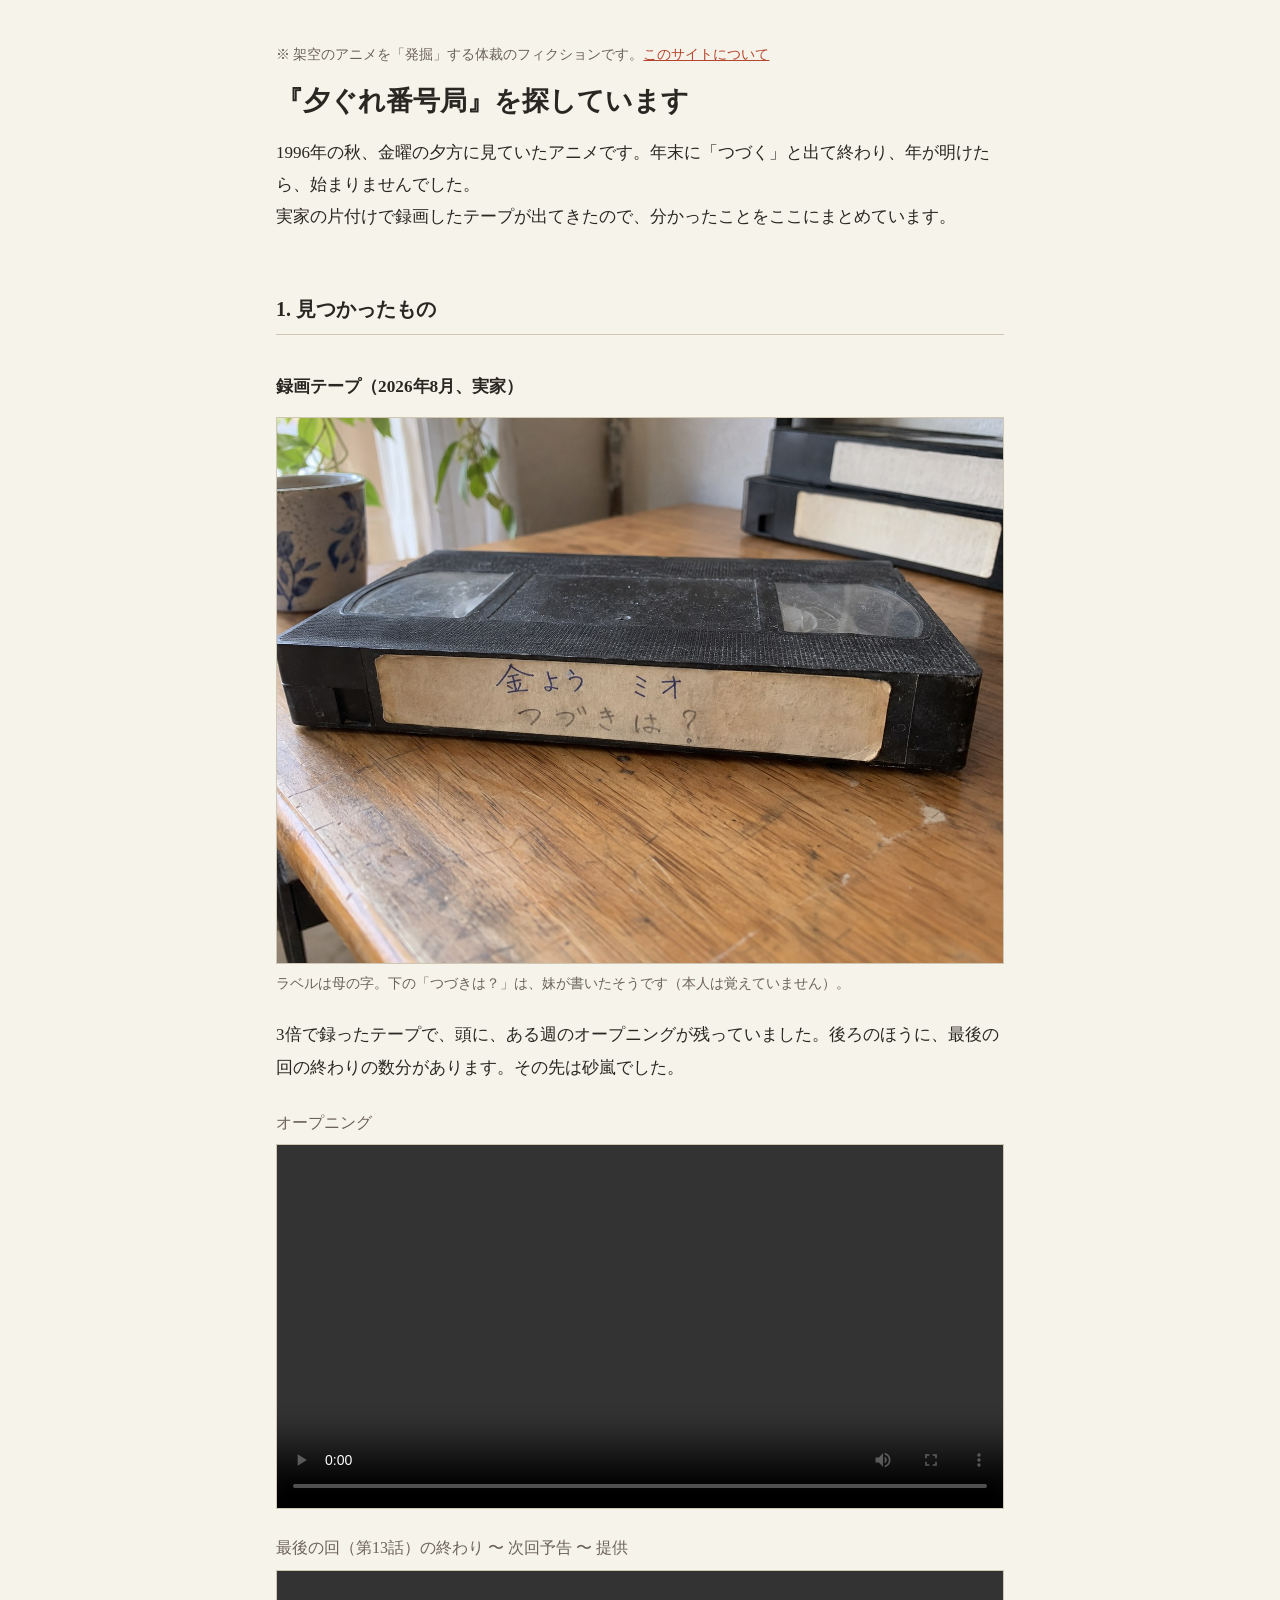
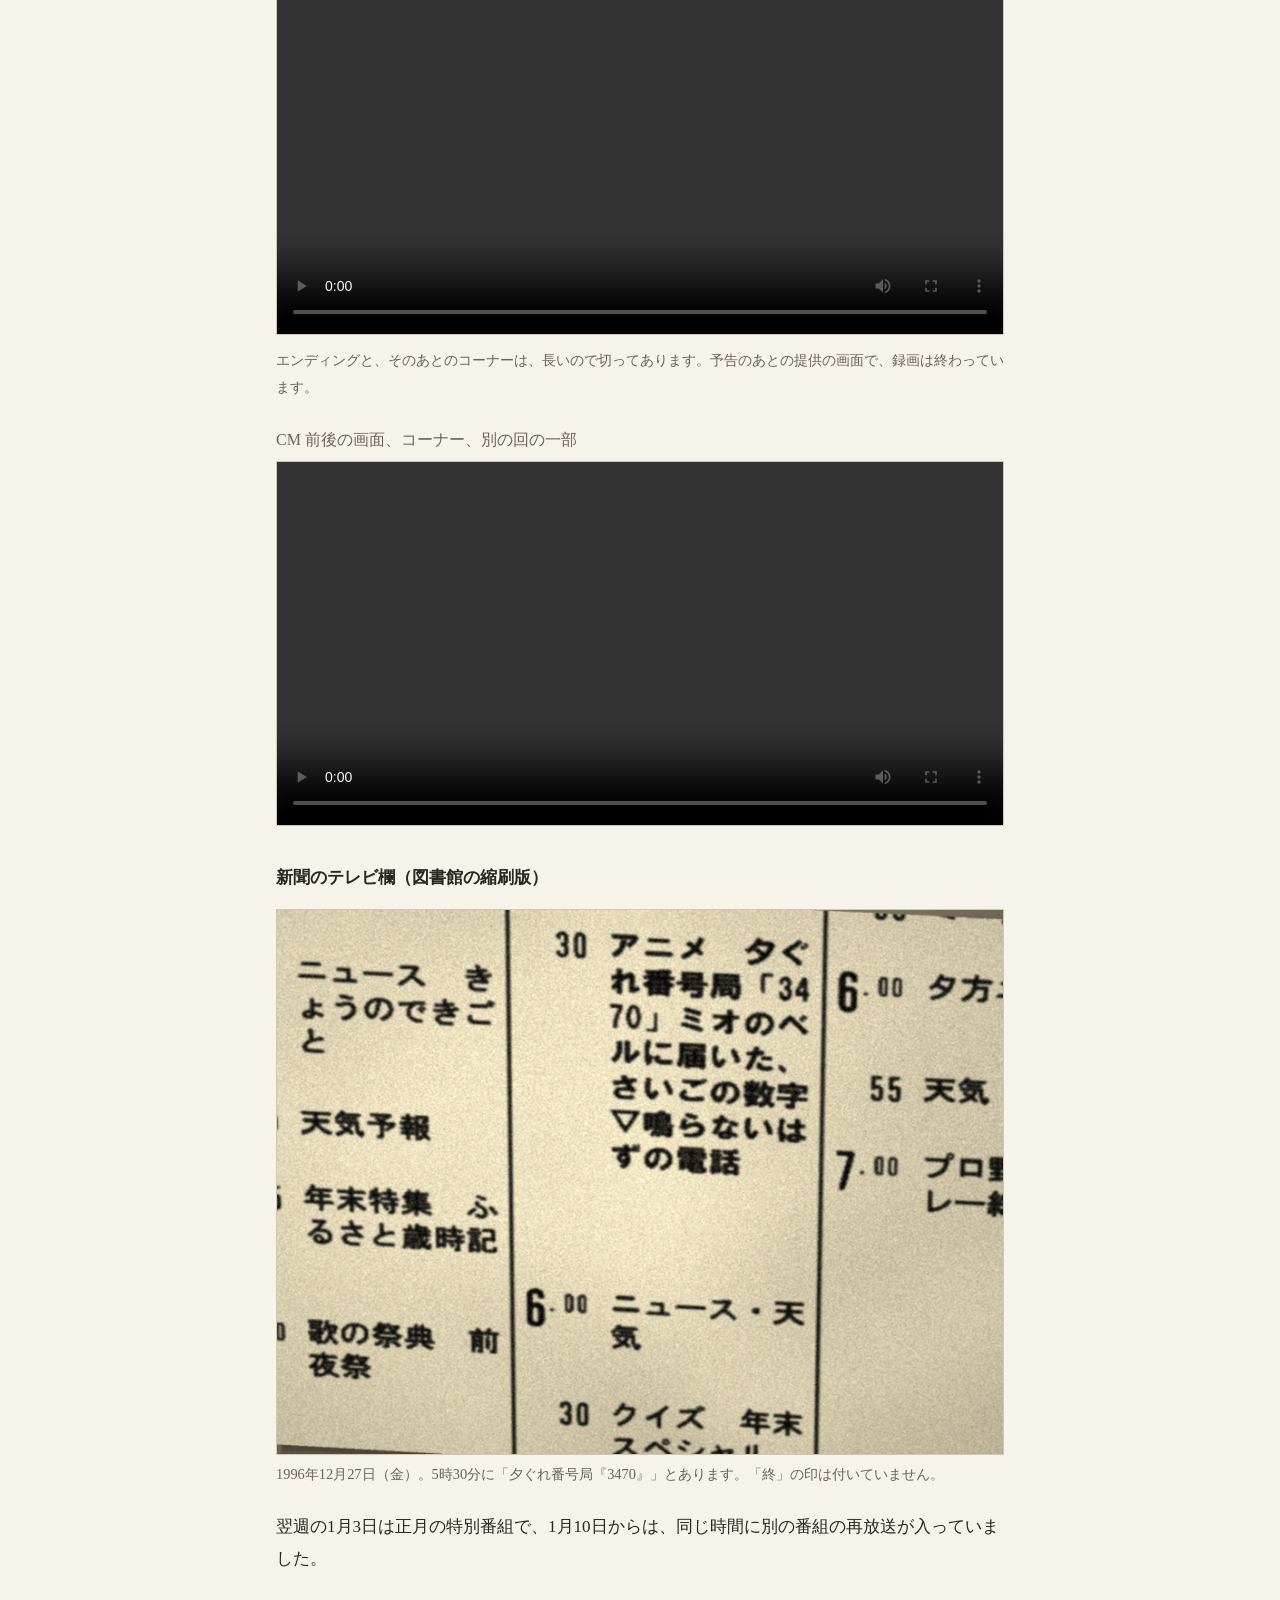
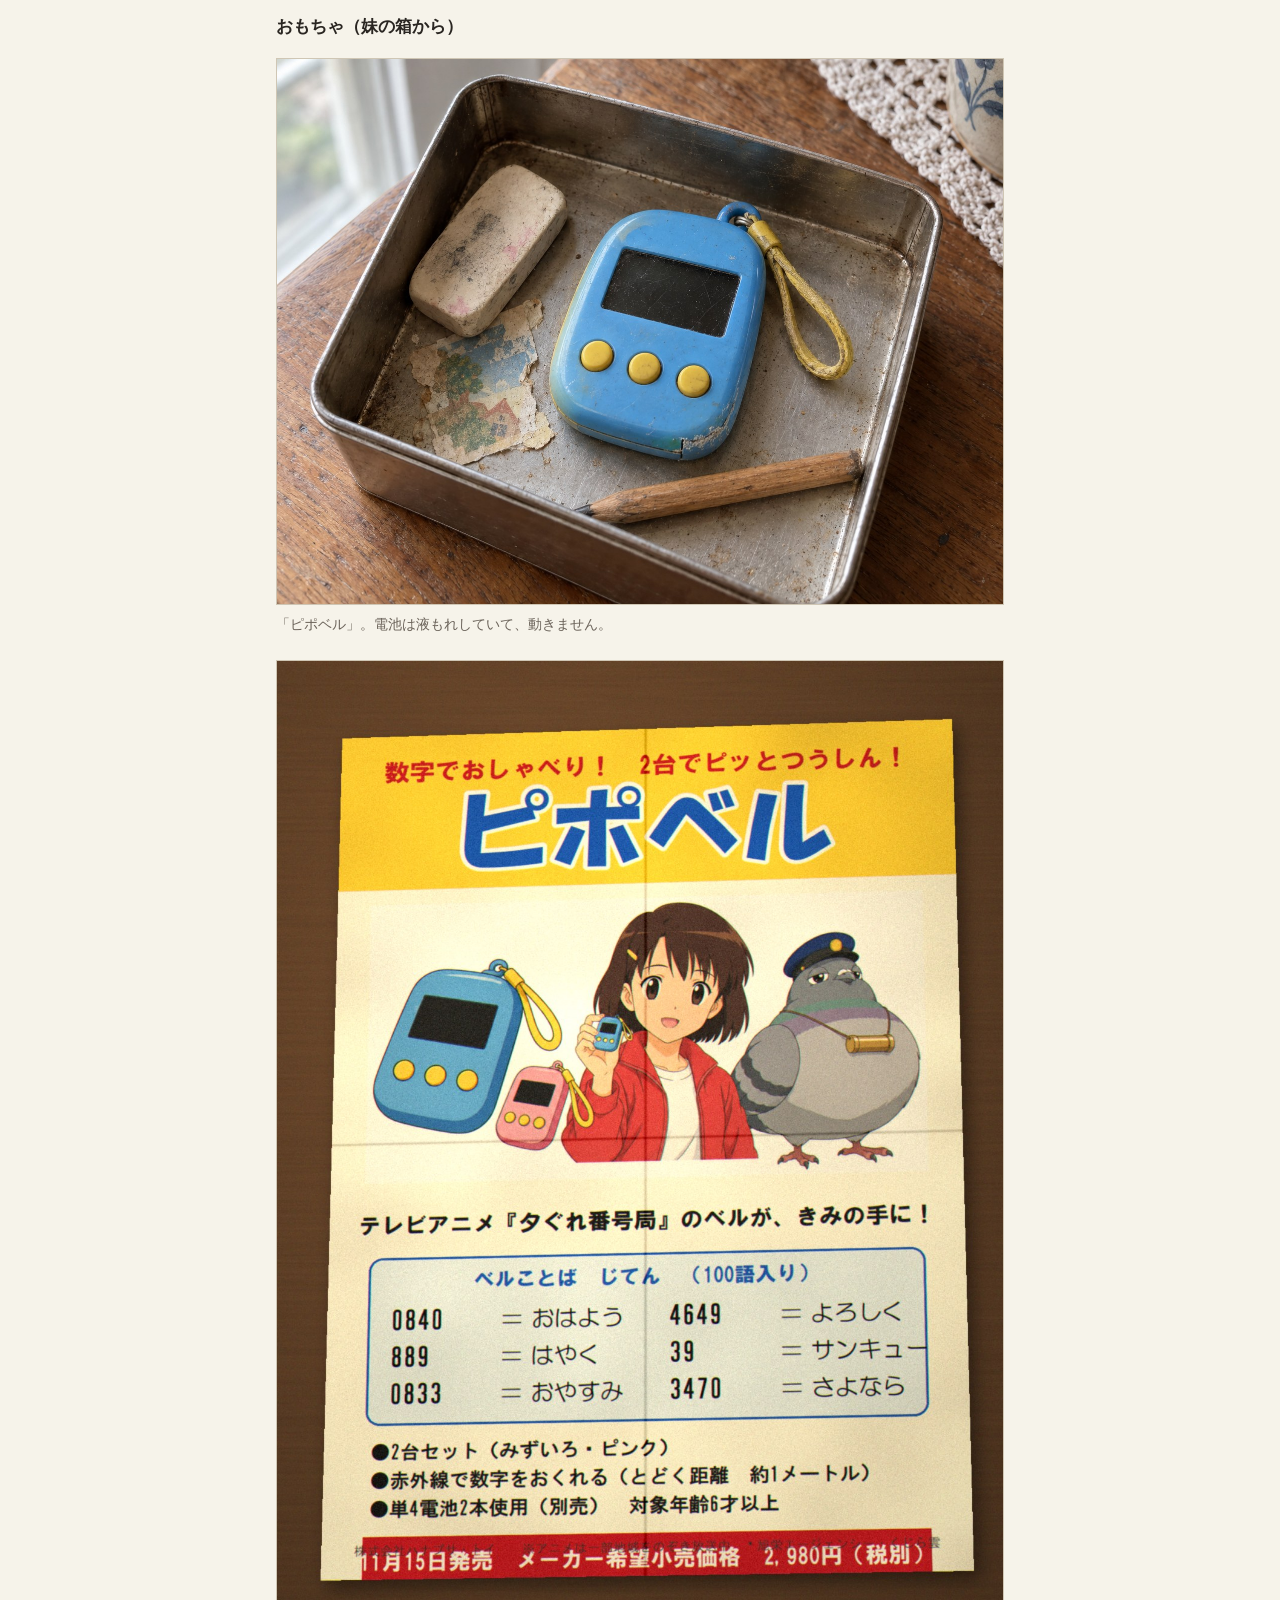
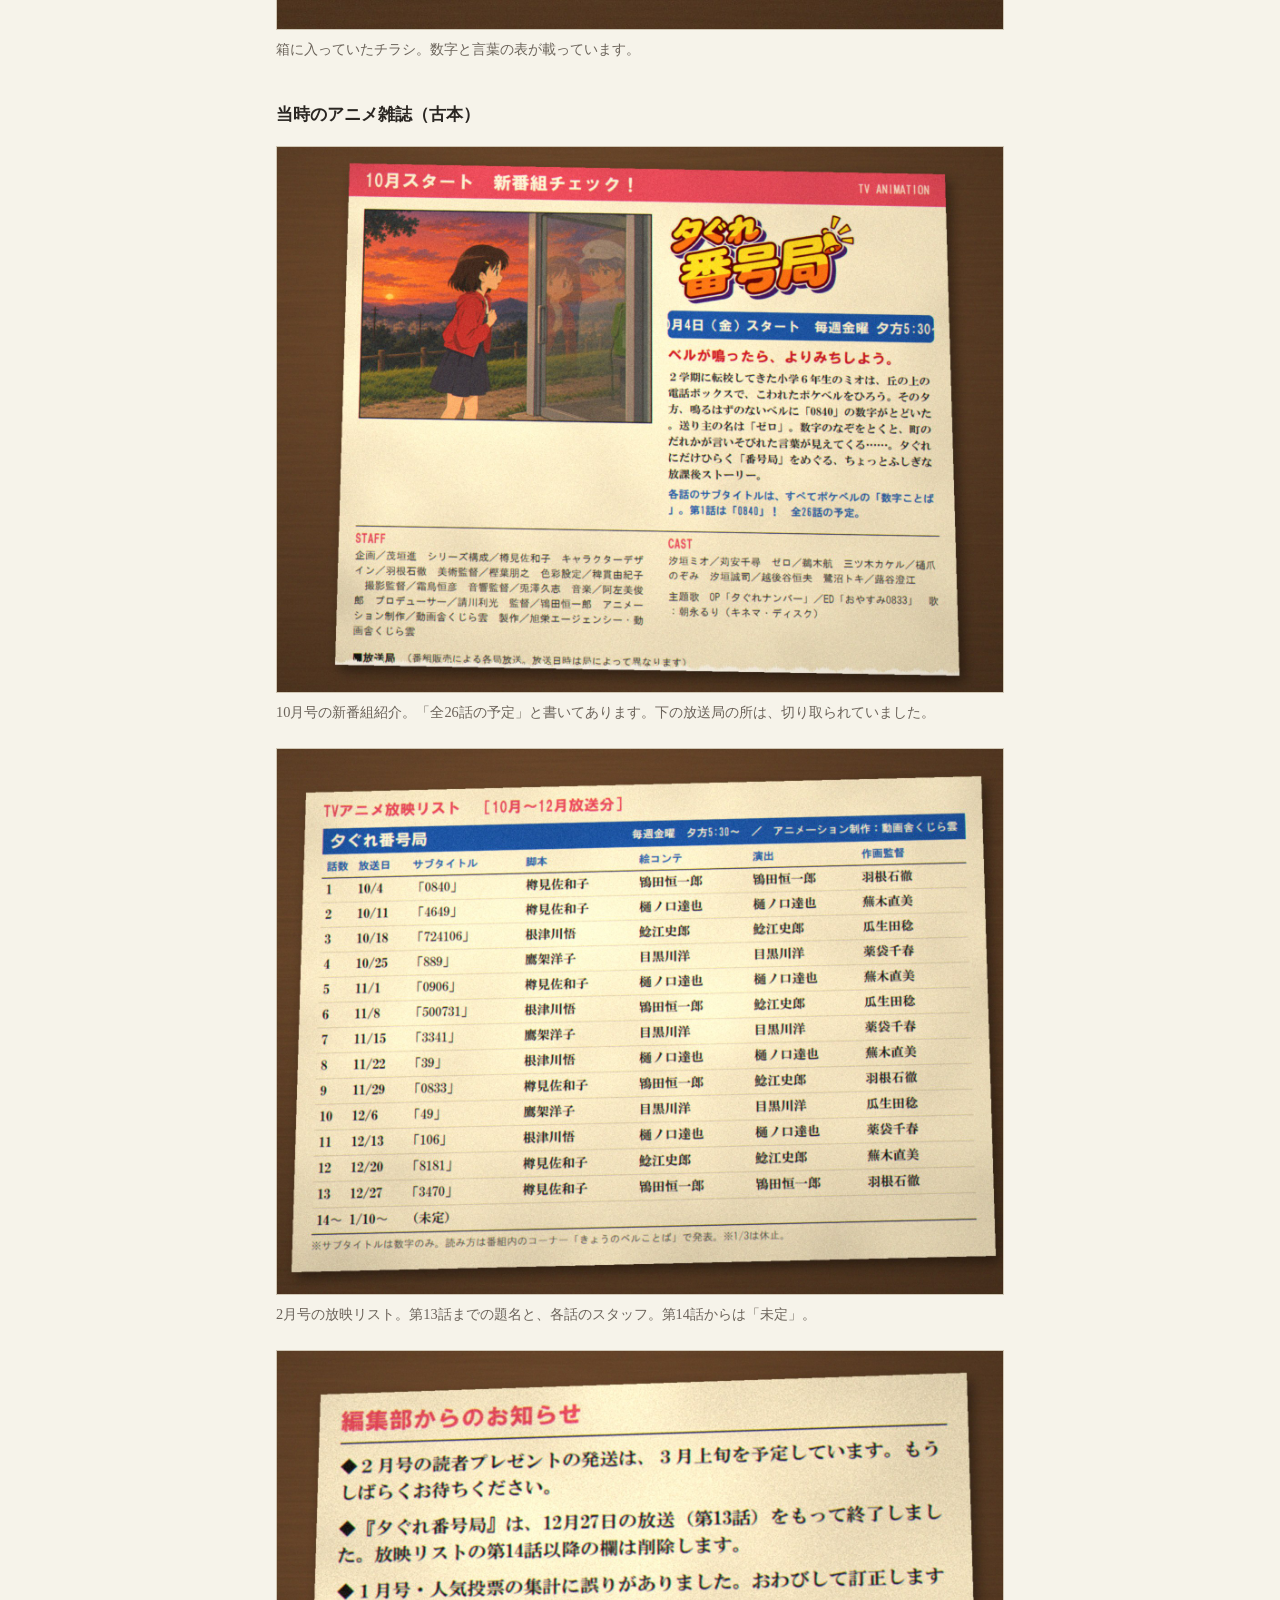
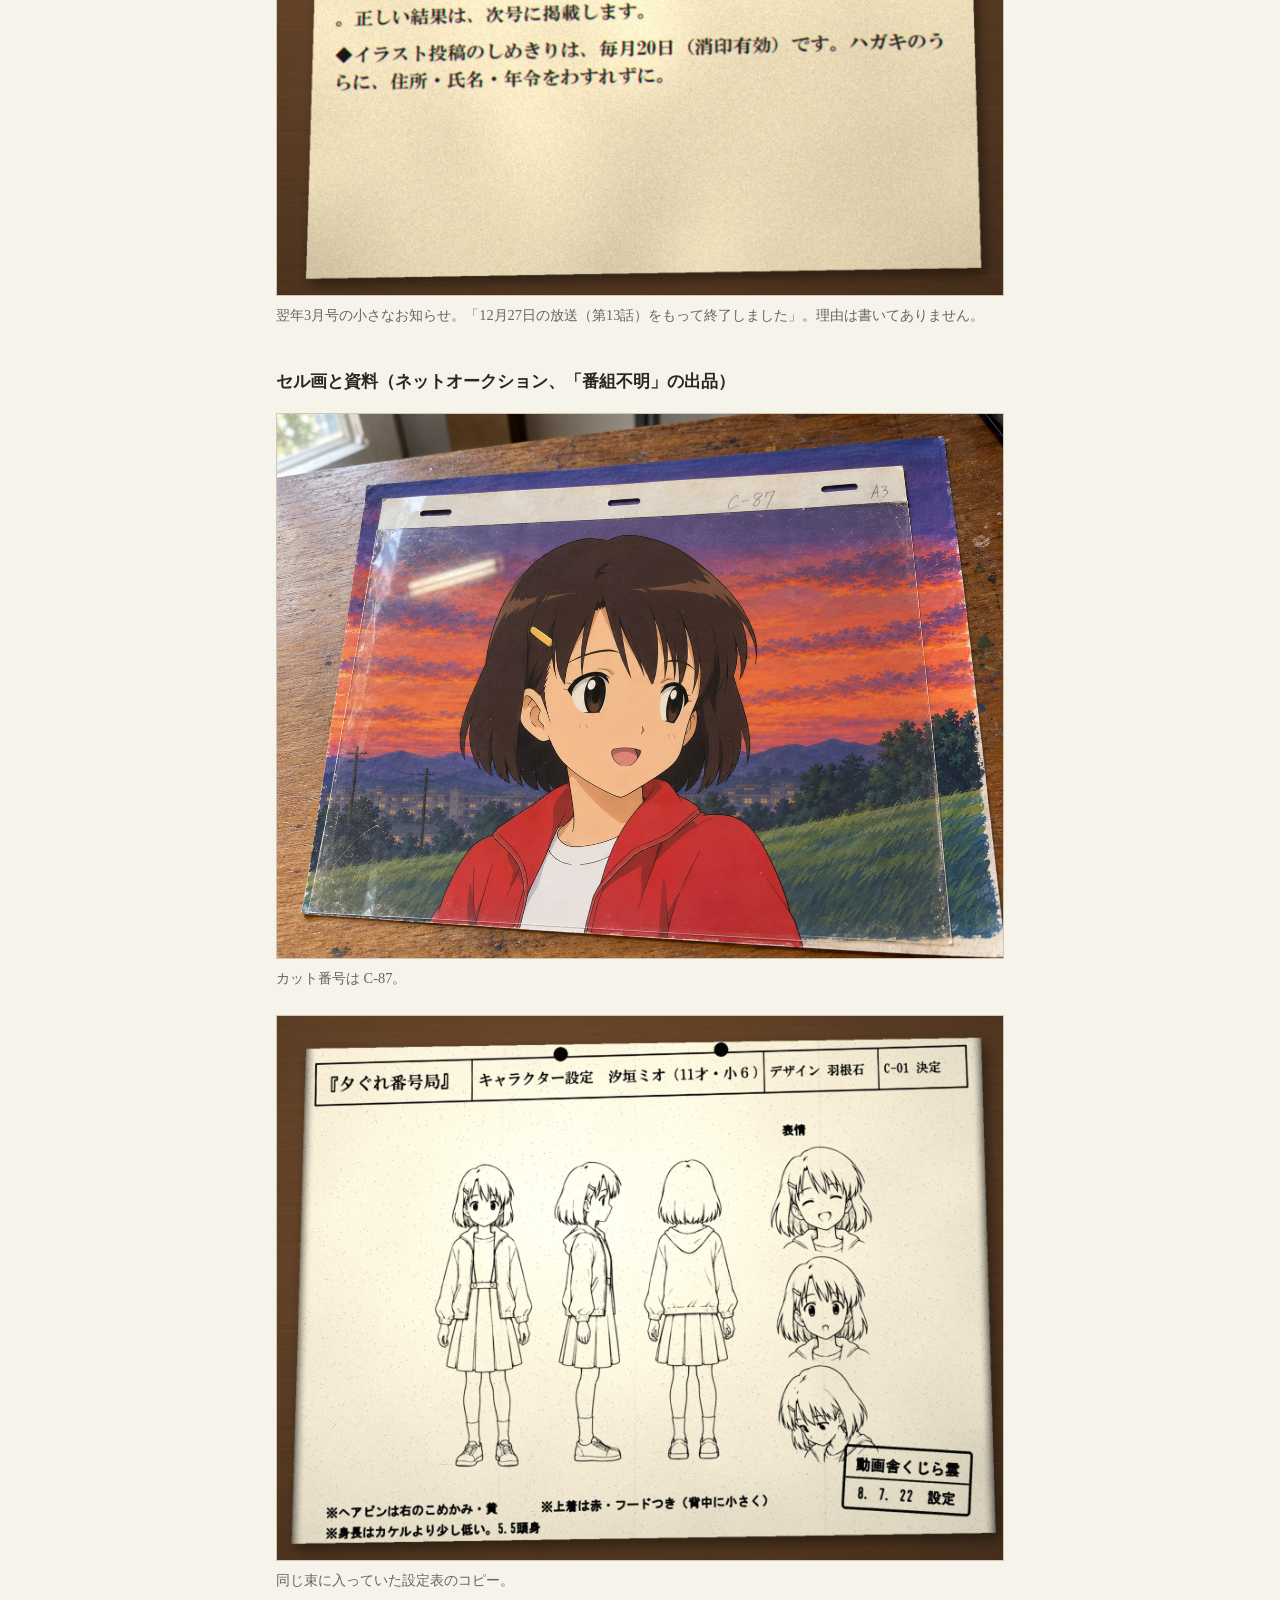
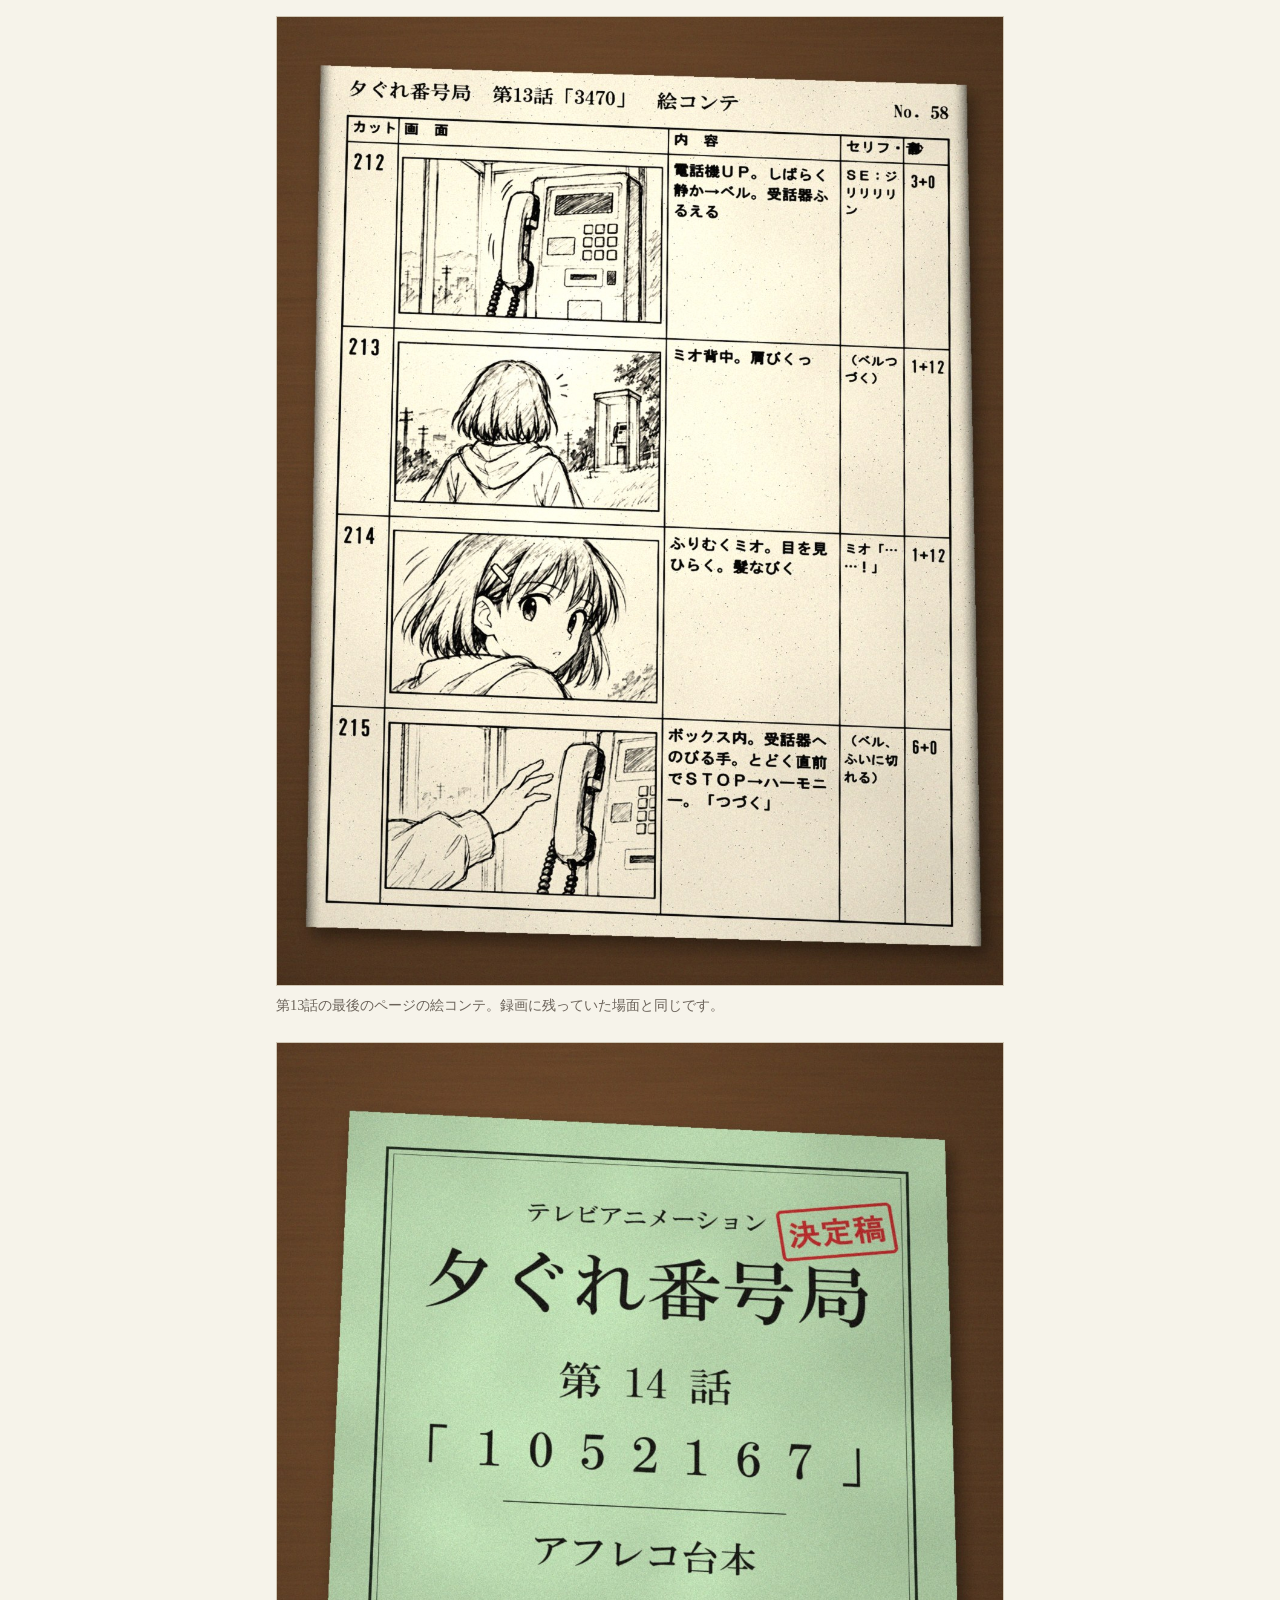
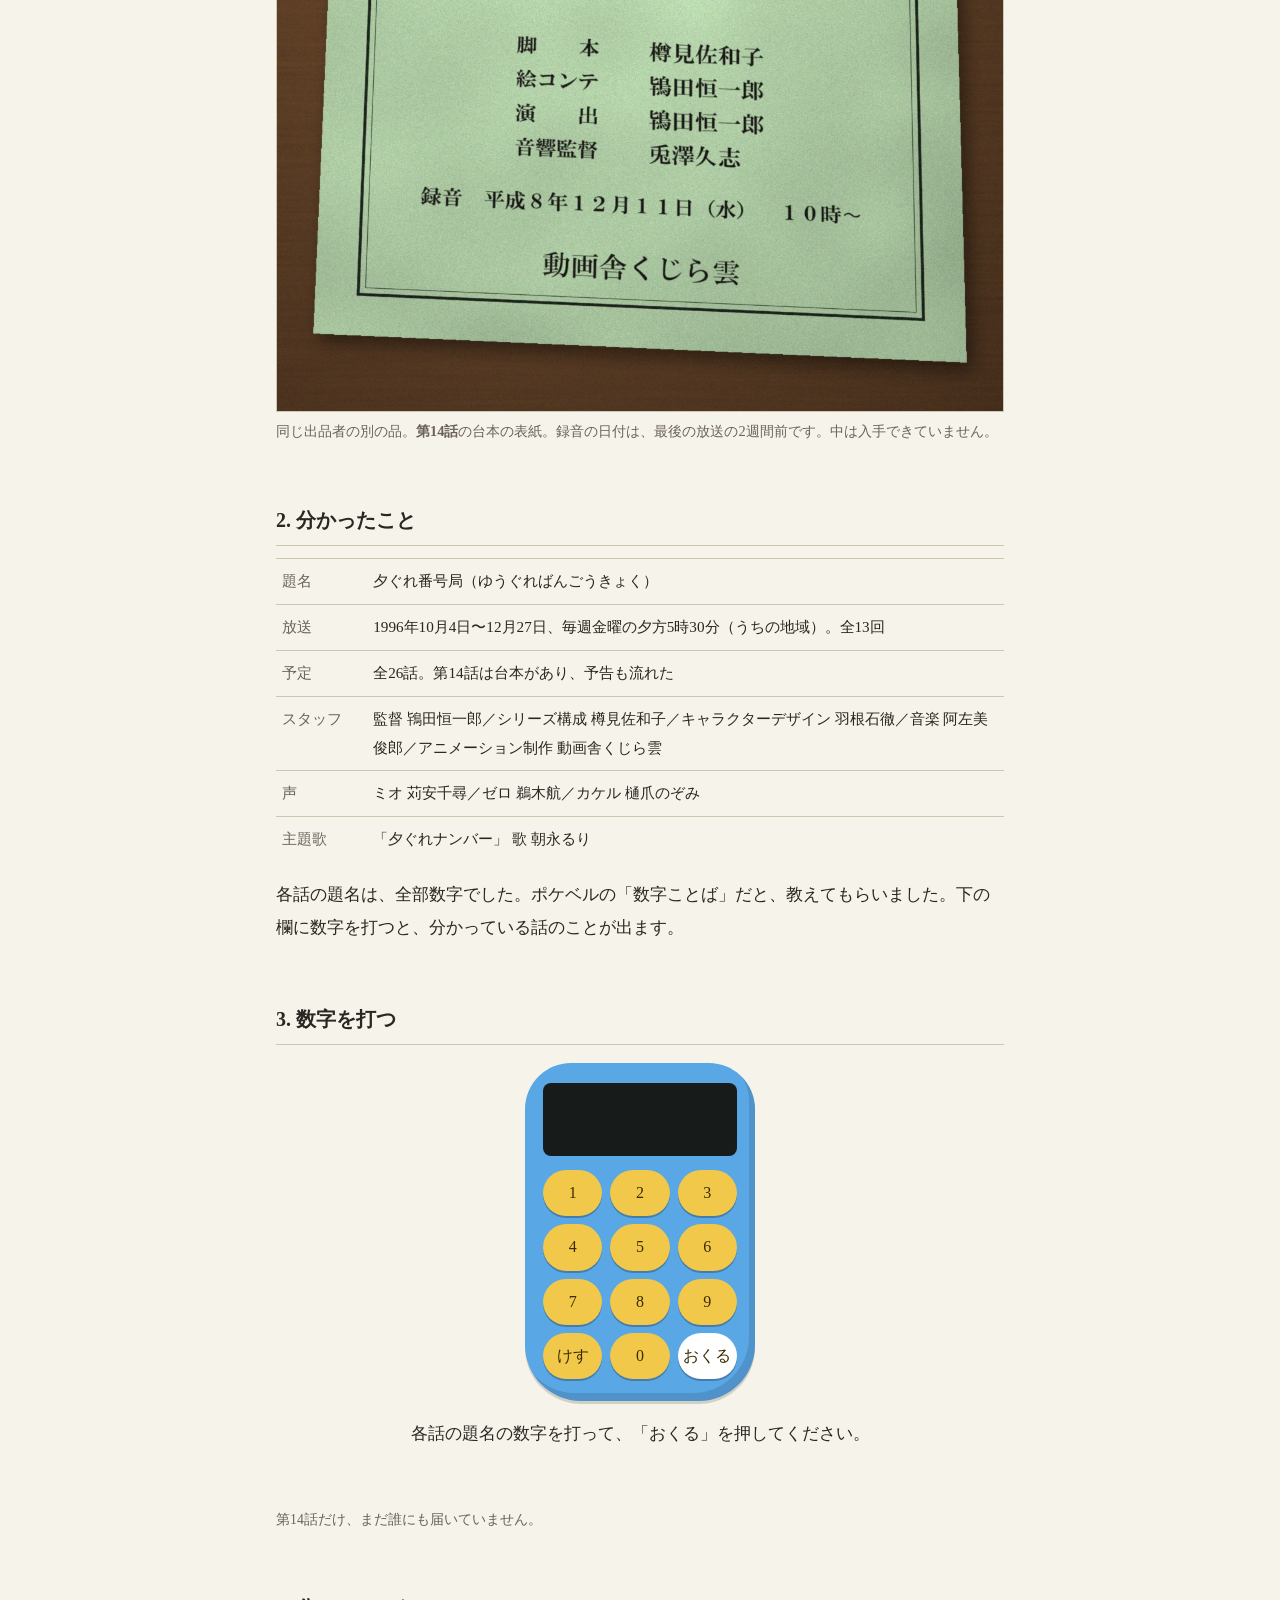
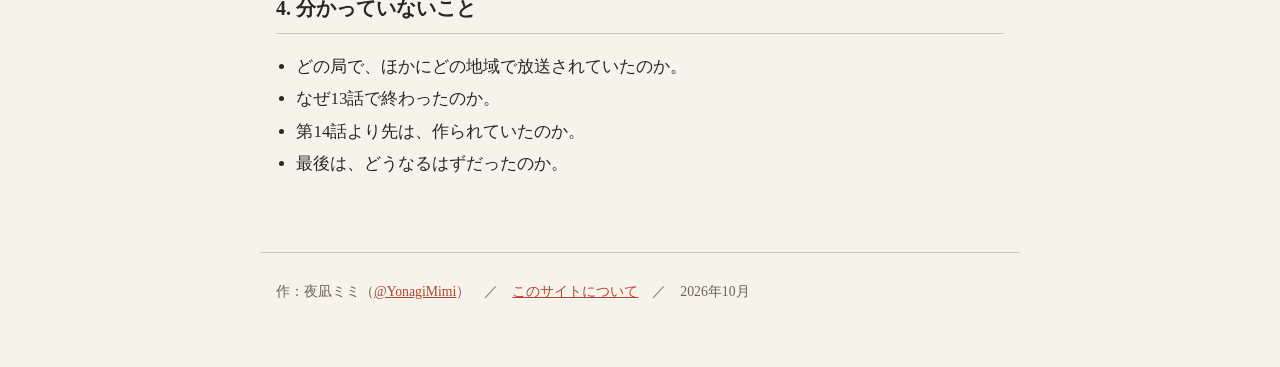
<file: index.html>
<!doctype html>
<html lang="ja">
<head>
<meta charset="utf-8">
<meta name="viewport" content="width=device-width, initial-scale=1">
<title>『夕ぐれ番号局』を探しています</title>
<meta name="description" content="1996年の秋、金曜の夕方に見ていたアニメ『夕ぐれ番号局』について、分かったことの記録。">
<link rel="stylesheet" href="style.css">
</head>
<body>
<header>
  <p class="small">※ 架空のアニメを「発掘」する体裁のフィクションです。<a href="about.html">このサイトについて</a></p>
  <h1>『夕ぐれ番号局』を探しています</h1>
  <p>1996年の秋、金曜の夕方に見ていたアニメです。年末に「つづく」と出て終わり、年が明けたら、始まりませんでした。<br>
  実家の片付けで録画したテープが出てきたので、分かったことをここにまとめています。</p>
</header>

<main>
<section>
  <h2>1. 見つかったもの</h2>

  <article>
    <h3>録画テープ（2026年8月、実家）</h3>
    <figure><img src="img/p8_tape.jpg" alt="手書きのラベルのある VHS テープ"><figcaption>ラベルは母の字。下の「つづきは？」は、妹が書いたそうです（本人は覚えていません）。</figcaption></figure>
    <p>3倍で録ったテープで、頭に、ある週のオープニングが残っていました。後ろのほうに、最後の回の終わりの数分があります。その先は砂嵐でした。</p>
    <h4>オープニング</h4>
    <video controls controlslist="nodownload" disablepictureinpicture preload="metadata" src="video/v1_op.mp4"></video>
    <h4>最後の回（第13話）の終わり 〜 次回予告 〜 提供</h4>
    <video controls controlslist="nodownload" disablepictureinpicture preload="metadata" src="video/v2_ep13.mp4"></video>
    <p class="small">エンディングと、そのあとのコーナーは、長いので切ってあります。予告のあとの提供の画面で、録画は終わっています。</p>
    <h4>CM 前後の画面、コーナー、別の回の一部</h4>
    <video controls controlslist="nodownload" disablepictureinpicture preload="metadata" src="video/v3_misc.mp4"></video>
  </article>

  <article>
    <h3>新聞のテレビ欄（図書館の縮刷版）</h3>
    <figure><img src="img/p3_tvlisting.jpg" alt="テレビ欄の一部"><figcaption>1996年12月27日（金）。5時30分に「夕ぐれ番号局『3470』」とあります。「終」の印は付いていません。</figcaption></figure>
    <p>翌週の1月3日は正月の特別番組で、1月10日からは、同じ時間に別の番組の再放送が入っていました。</p>
  </article>

  <article>
    <h3>おもちゃ（妹の箱から）</h3>
    <figure><img src="img/p4_toy.jpg" alt="缶に入った水色のポケベル型のおもちゃ"><figcaption>「ピポベル」。電池は液もれしていて、動きません。</figcaption></figure>
    <figure><img src="img/p4_flyer.jpg" alt="ピポベルのチラシ"><figcaption>箱に入っていたチラシ。数字と言葉の表が載っています。</figcaption></figure>
  </article>

  <article>
    <h3>当時のアニメ雑誌（古本）</h3>
    <figure><img src="img/p1_magazine_new.jpg" alt="雑誌の新番組紹介の切り抜き"><figcaption>10月号の新番組紹介。「全26話の予定」と書いてあります。下の放送局の所は、切り取られていました。</figcaption></figure>
    <figure><img src="img/p2_magazine_list.jpg" alt="雑誌の放映リスト"><figcaption>2月号の放映リスト。第13話までの題名と、各話のスタッフ。第14話からは「未定」。</figcaption></figure>
    <figure><img src="img/p10_magazine_notice.jpg" alt="雑誌の編集部からのお知らせ"><figcaption>翌年3月号の小さなお知らせ。「12月27日の放送（第13話）をもって終了しました」。理由は書いてありません。</figcaption></figure>
  </article>

  <article>
    <h3>セル画と資料（ネットオークション、「番組不明」の出品）</h3>
    <figure><img src="img/p6_cel.jpg" alt="セル画"><figcaption>カット番号は C-87。</figcaption></figure>
    <figure><img src="img/p5_settei.jpg" alt="設定表のコピー"><figcaption>同じ束に入っていた設定表のコピー。</figcaption></figure>
    <figure><img src="img/p9_conte.jpg" alt="絵コンテのコピー"><figcaption>第13話の最後のページの絵コンテ。録画に残っていた場面と同じです。</figcaption></figure>
    <figure><img src="img/p7_script_cover.jpg" alt="第14話のアフレコ台本の表紙"><figcaption>同じ出品者の別の品。<strong>第14話</strong>の台本の表紙。録音の日付は、最後の放送の2週間前です。中は入手できていません。</figcaption></figure>
  </article>
</section>

<section>
  <h2>2. 分かったこと</h2>
  <table>
    <tr><th>題名</th><td>夕ぐれ番号局（ゆうぐればんごうきょく）</td></tr>
    <tr><th>放送</th><td>1996年10月4日〜12月27日、毎週金曜の夕方5時30分（うちの地域）。全13回</td></tr>
    <tr><th>予定</th><td>全26話。第14話は台本があり、予告も流れた</td></tr>
    <tr><th>スタッフ</th><td>監督 鴇田恒一郎／シリーズ構成 樽見佐和子／キャラクターデザイン 羽根石徹／音楽 阿左美俊郎／アニメーション制作 動画舎くじら雲</td></tr>
    <tr><th>声</th><td>ミオ 苅安千尋／ゼロ 鵜木航／カケル 樋爪のぞみ</td></tr>
    <tr><th>主題歌</th><td>「夕ぐれナンバー」 歌 朝永るり</td></tr>
  </table>
  <p>各話の題名は、全部数字でした。ポケベルの「数字ことば」だと、教えてもらいました。下の欄に数字を打つと、分かっている話のことが出ます。</p>
</section>

<section id="bell">
  <h2>3. 数字を打つ</h2>
  <div class="bell">
    <div class="lcd" id="lcd">&nbsp;</div>
    <div class="keys" id="keys"></div>
  </div>
  <p id="answer" class="answer">各話の題名の数字を打って、「おくる」を押してください。</p>
  <p class="small">第14話だけ、まだ誰にも届いていません。</p>
</section>

<section>
  <h2>4. 分かっていないこと</h2>
  <ul>
    <li>どの局で、ほかにどの地域で放送されていたのか。</li>
    <li>なぜ13話で終わったのか。</li>
    <li>第14話より先は、作られていたのか。</li>
    <li>最後は、どうなるはずだったのか。</li>
  </ul>
</section>
</main>

<footer>
  <p class="small">作：夜凪ミミ（<a href="https://x.com/YonagiMimi">@YonagiMimi</a>）　／　<a href="about.html">このサイトについて</a>　／　2026年10月</p>
</footer>
<script src="bell.js"></script>
</body>
</html>
</file>
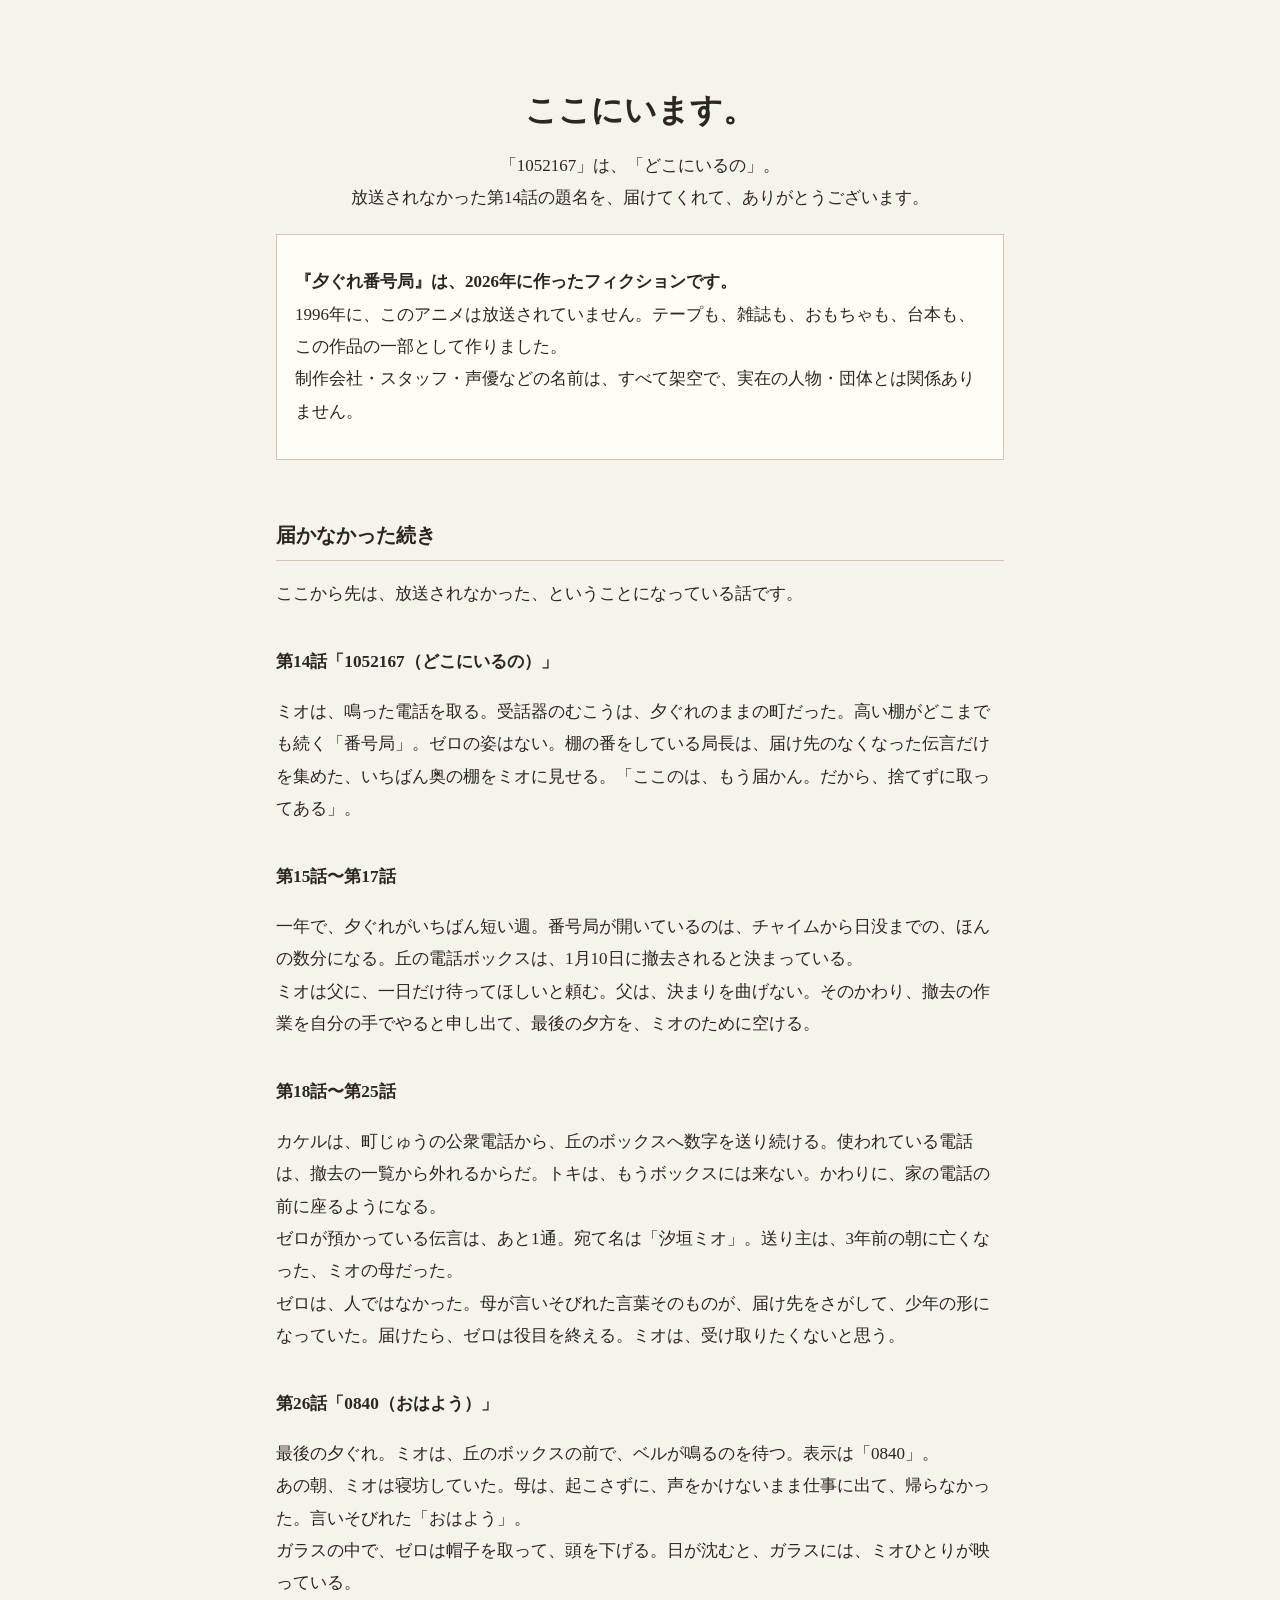
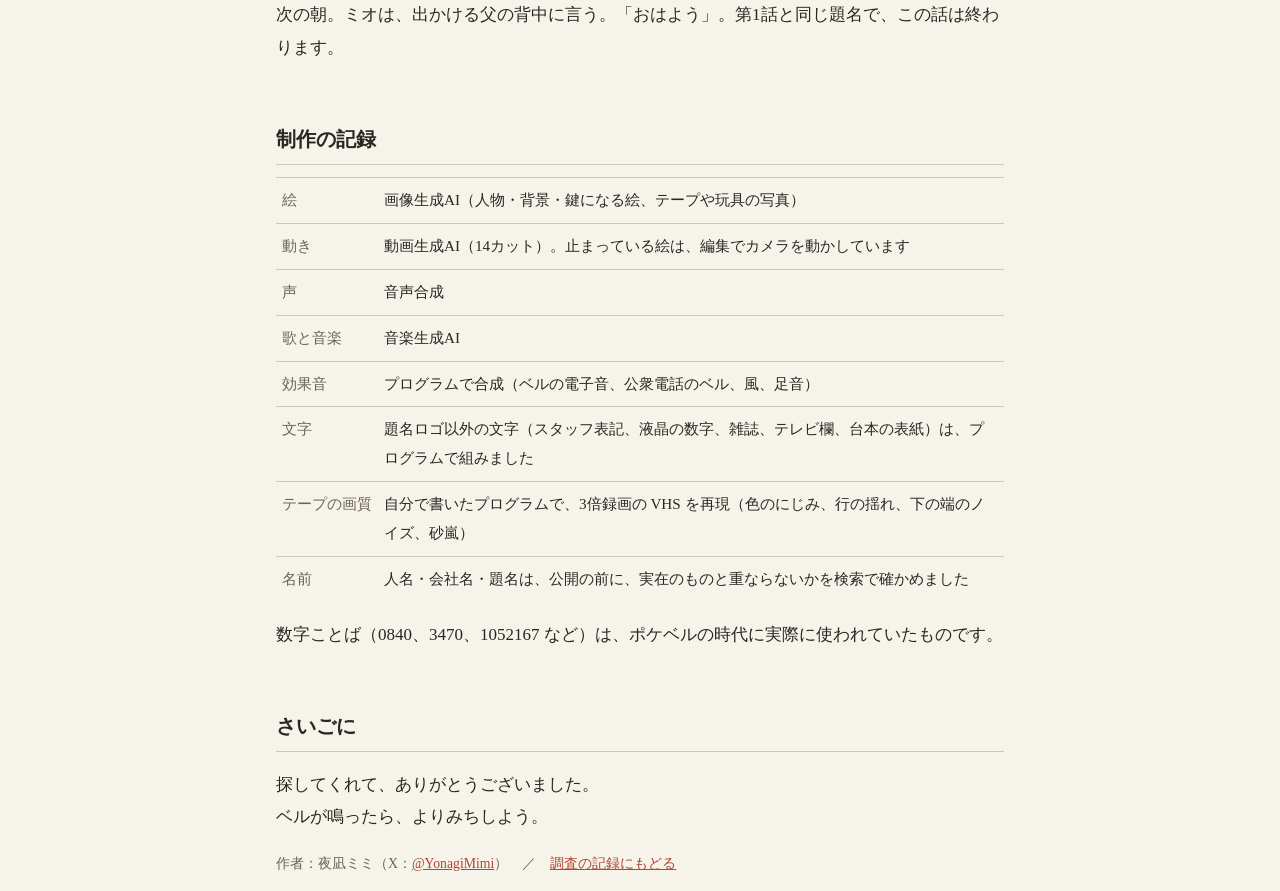
<file: 1052167.html>
<!doctype html>
<html lang="ja">
<head>
<meta charset="utf-8">
<meta name="viewport" content="width=device-width, initial-scale=1">
<meta name="robots" content="noindex">
<title>1052167</title>
<link rel="stylesheet" href="style.css">
</head>
<body class="reveal">
<header>
  <h1>ここにいます。</h1>
  <p class="lead">「1052167」は、「どこにいるの」。<br>放送されなかった第14話の題名を、届けてくれて、ありがとうございます。</p>
</header>
<main>
  <div class="box">
    <p><strong>『夕ぐれ番号局』は、2026年に作ったフィクションです。</strong><br>
    1996年に、このアニメは放送されていません。テープも、雑誌も、おもちゃも、台本も、この作品の一部として作りました。<br>
    制作会社・スタッフ・声優などの名前は、すべて架空で、実在の人物・団体とは関係ありません。</p>
  </div>

  <h2>届かなかった続き</h2>
  <p>ここから先は、放送されなかった、ということになっている話です。</p>
  <h3>第14話「1052167（どこにいるの）」</h3>
  <p>ミオは、鳴った電話を取る。受話器のむこうは、夕ぐれのままの町だった。高い棚がどこまでも続く「番号局」。ゼロの姿はない。棚の番をしている局長は、届け先のなくなった伝言だけを集めた、いちばん奥の棚をミオに見せる。「ここのは、もう届かん。だから、捨てずに取ってある」。</p>
  <h3>第15話〜第17話</h3>
  <p>一年で、夕ぐれがいちばん短い週。番号局が開いているのは、チャイムから日没までの、ほんの数分になる。丘の電話ボックスは、1月10日に撤去されると決まっている。<br>
  ミオは父に、一日だけ待ってほしいと頼む。父は、決まりを曲げない。そのかわり、撤去の作業を自分の手でやると申し出て、最後の夕方を、ミオのために空ける。</p>
  <h3>第18話〜第25話</h3>
  <p>カケルは、町じゅうの公衆電話から、丘のボックスへ数字を送り続ける。使われている電話は、撤去の一覧から外れるからだ。トキは、もうボックスには来ない。かわりに、家の電話の前に座るようになる。<br>
  ゼロが預かっている伝言は、あと1通。宛て名は「汐垣ミオ」。送り主は、3年前の朝に亡くなった、ミオの母だった。<br>
  ゼロは、人ではなかった。母が言いそびれた言葉そのものが、届け先をさがして、少年の形になっていた。届けたら、ゼロは役目を終える。ミオは、受け取りたくないと思う。</p>
  <h3>第26話「0840（おはよう）」</h3>
  <p>最後の夕ぐれ。ミオは、丘のボックスの前で、ベルが鳴るのを待つ。表示は「0840」。<br>
  あの朝、ミオは寝坊していた。母は、起こさずに、声をかけないまま仕事に出て、帰らなかった。言いそびれた「おはよう」。<br>
  ガラスの中で、ゼロは帽子を取って、頭を下げる。日が沈むと、ガラスには、ミオひとりが映っている。<br>
  次の朝。ミオは、出かける父の背中に言う。「おはよう」。第1話と同じ題名で、この話は終わります。</p>

  <h2>制作の記録</h2>
  <table>
    <tr><th>絵</th><td>画像生成AI（人物・背景・鍵になる絵、テープや玩具の写真）</td></tr>
    <tr><th>動き</th><td>動画生成AI（14カット）。止まっている絵は、編集でカメラを動かしています</td></tr>
    <tr><th>声</th><td>音声合成</td></tr>
    <tr><th>歌と音楽</th><td>音楽生成AI</td></tr>
    <tr><th>効果音</th><td>プログラムで合成（ベルの電子音、公衆電話のベル、風、足音）</td></tr>
    <tr><th>文字</th><td>題名ロゴ以外の文字（スタッフ表記、液晶の数字、雑誌、テレビ欄、台本の表紙）は、プログラムで組みました</td></tr>
    <tr><th>テープの画質</th><td>自分で書いたプログラムで、3倍録画の VHS を再現（色のにじみ、行の揺れ、下の端のノイズ、砂嵐）</td></tr>
    <tr><th>名前</th><td>人名・会社名・題名は、公開の前に、実在のものと重ならないかを検索で確かめました</td></tr>
  </table>
  <p>数字ことば（0840、3470、1052167 など）は、ポケベルの時代に実際に使われていたものです。</p>

  <h2>さいごに</h2>
  <p>探してくれて、ありがとうございました。<br>ベルが鳴ったら、よりみちしよう。</p>
  <p class="small">作者：夜凪ミミ（X：<a href="https://x.com/YonagiMimi">@YonagiMimi</a>）　／　<a href="index.html">調査の記録にもどる</a></p>
</main>
</body>
</html>
</file>
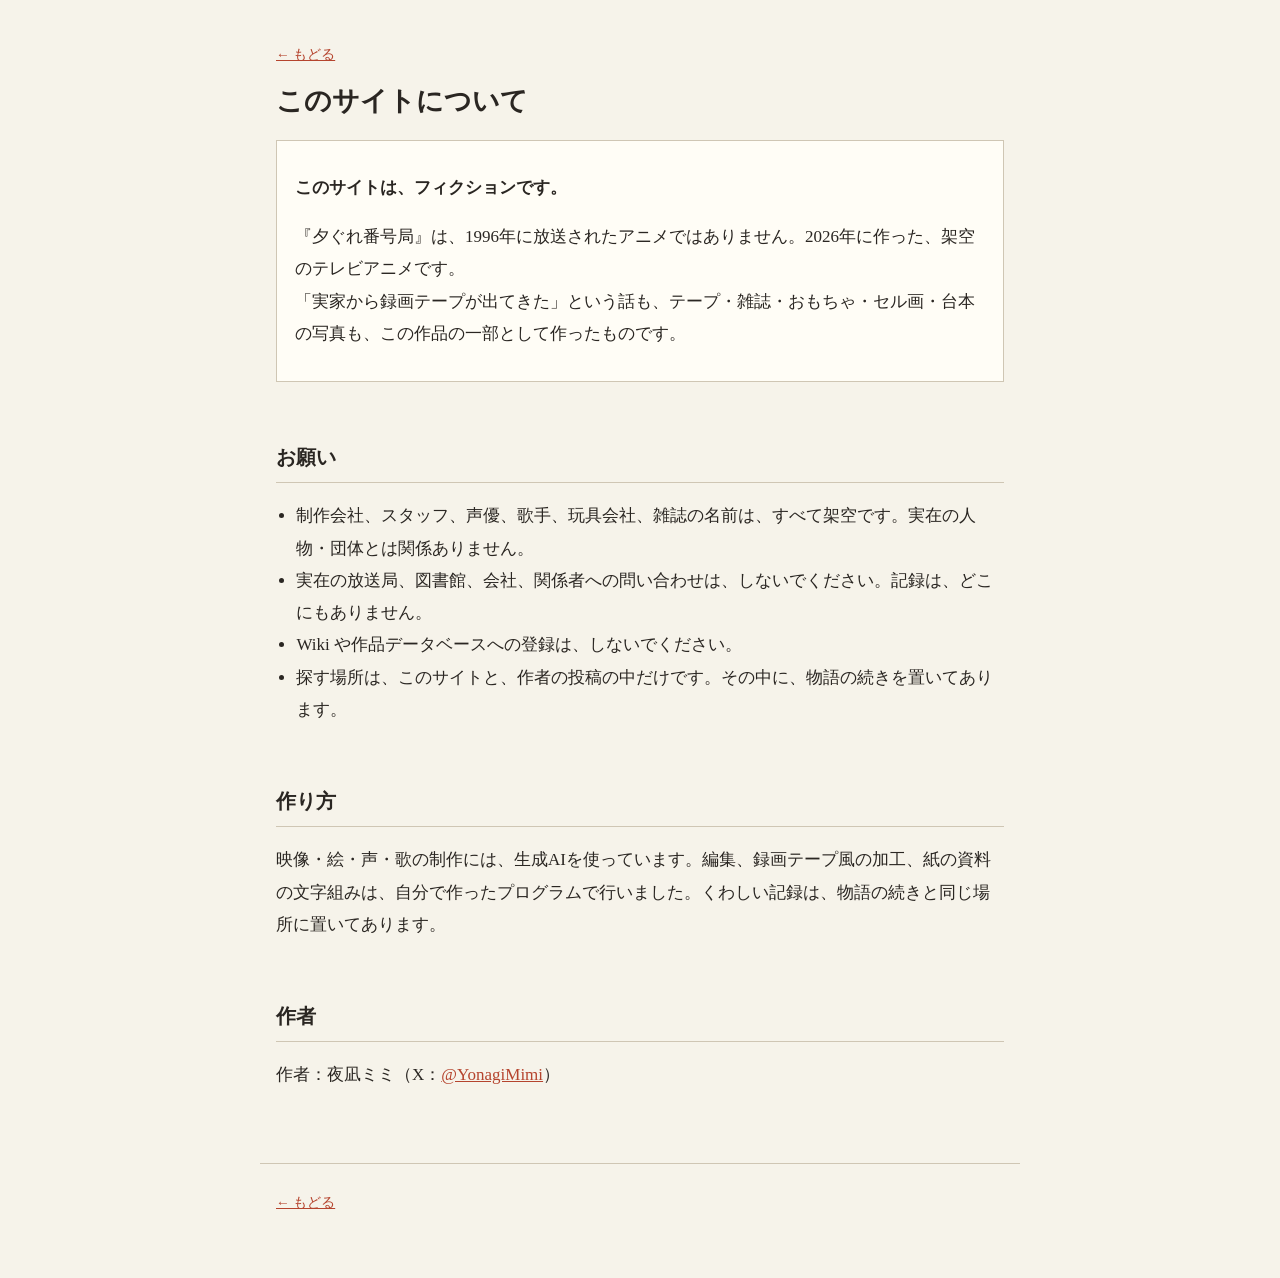
<file: about.html>
<!doctype html>
<html lang="ja">
<head>
<meta charset="utf-8">
<meta name="viewport" content="width=device-width, initial-scale=1">
<title>このサイトについて ｜ 『夕ぐれ番号局』を探しています</title>
<link rel="stylesheet" href="style.css">
</head>
<body>
<header>
  <p class="small"><a href="index.html">← もどる</a></p>
  <h1>このサイトについて</h1>
</header>
<main>
  <div class="box">
    <p><strong>このサイトは、フィクションです。</strong></p>
    <p>『夕ぐれ番号局』は、1996年に放送されたアニメではありません。2026年に作った、架空のテレビアニメです。<br>
    「実家から録画テープが出てきた」という話も、テープ・雑誌・おもちゃ・セル画・台本の写真も、この作品の一部として作ったものです。</p>
  </div>
  <h2>お願い</h2>
  <ul>
    <li>制作会社、スタッフ、声優、歌手、玩具会社、雑誌の名前は、すべて架空です。実在の人物・団体とは関係ありません。</li>
    <li>実在の放送局、図書館、会社、関係者への問い合わせは、しないでください。記録は、どこにもありません。</li>
    <li>Wiki や作品データベースへの登録は、しないでください。</li>
    <li>探す場所は、このサイトと、作者の投稿の中だけです。その中に、物語の続きを置いてあります。</li>
  </ul>
  <h2>作り方</h2>
  <p>映像・絵・声・歌の制作には、生成AIを使っています。編集、録画テープ風の加工、紙の資料の文字組みは、自分で作ったプログラムで行いました。くわしい記録は、物語の続きと同じ場所に置いてあります。</p>
  <h2>作者</h2>
  <p>作者：夜凪ミミ（X：<a href="https://x.com/YonagiMimi">@YonagiMimi</a>）</p>
</main>
<footer><p class="small"><a href="index.html">← もどる</a></p></footer>
</body>
</html>
</file>
<file: style.css>
/* 個人の調査メモのページ。飾らない。 */
:root { --bg: #f6f3ea; --ink: #2a2622; --sub: #6b635a; --line: #cfc6b4; --acc: #b5442e; --bell: #5aa7e6; --btn: #f2c84a; }
* { box-sizing: border-box; }
body { margin: 0; background: var(--bg); color: var(--ink); font-family: "Hiragino Mincho ProN", "Yu Mincho", "游明朝", serif; line-height: 1.9; font-size: 17px; }
header, main, footer { max-width: 760px; margin: 0 auto; padding: 0 16px; }
header { padding-top: 28px; }
h1 { font-size: 1.7rem; line-height: 1.4; margin: 12px 0 16px; }
h2 { font-size: 1.25rem; margin: 56px 0 12px; padding-bottom: 6px; border-bottom: 1px solid var(--line); }
h3 { font-size: 1.08rem; margin: 36px 0 8px; }
h4 { font-size: 1rem; margin: 24px 0 6px; color: var(--sub); font-weight: normal; }
a { color: var(--acc); }
.small { font-size: 0.86rem; color: var(--sub); }
figure { margin: 14px 0 22px; }
figure img, video { display: block; width: 100%; height: auto; border: 1px solid var(--line); background: #000; }
figcaption { font-size: 0.9rem; color: var(--sub); margin-top: 6px; }
table { border-collapse: collapse; width: 100%; font-size: 0.95rem; }
th, td { border-top: 1px solid var(--line); padding: 8px 6px; vertical-align: top; text-align: left; }
th { white-space: nowrap; color: var(--sub); font-weight: normal; width: 6em; }
ul { padding-left: 1.2em; }
footer { margin-top: 72px; padding-bottom: 48px; border-top: 1px solid var(--line); padding-top: 12px; }

/* ピポベルの形の、数字を打つ欄 */
.bell { width: 230px; margin: 18px auto 10px; padding: 20px 18px 22px; background: var(--bell); border-radius: 46px 46px 56px 56px; box-shadow: inset -6px -8px 0 rgba(0, 0, 0, .12), 0 3px 0 rgba(0, 0, 0, .15); }
.lcd { background: #171b19; color: #c4f0a8; font-family: "Courier New", monospace; font-size: 30px; letter-spacing: 3px; text-align: right; padding: 8px 10px; border-radius: 8px; min-height: 52px; overflow: hidden; }
.keys { display: grid; grid-template-columns: repeat(3, 1fr); gap: 8px; margin-top: 14px; }
.keys button { font: inherit; font-size: 1rem; padding: 8px 0; border: 0; border-radius: 999px; background: var(--btn); color: #3a2c00; cursor: pointer; box-shadow: 0 2px 0 rgba(0, 0, 0, .25); }
.keys button:active { transform: translateY(2px); box-shadow: none; }
.keys button.send { background: #fff; }
.answer { text-align: center; min-height: 4.2em; }

/* 種明かしのページ */
.reveal h1 { text-align: center; font-size: 2rem; margin-top: 60px; }
.reveal .lead { text-align: center; }
.box { border: 1px solid var(--line); background: #fffdf6; padding: 14px 18px; margin: 20px 0; }
@media (max-width: 480px) { body { font-size: 16px; } h1 { font-size: 1.4rem; } }
</file>
